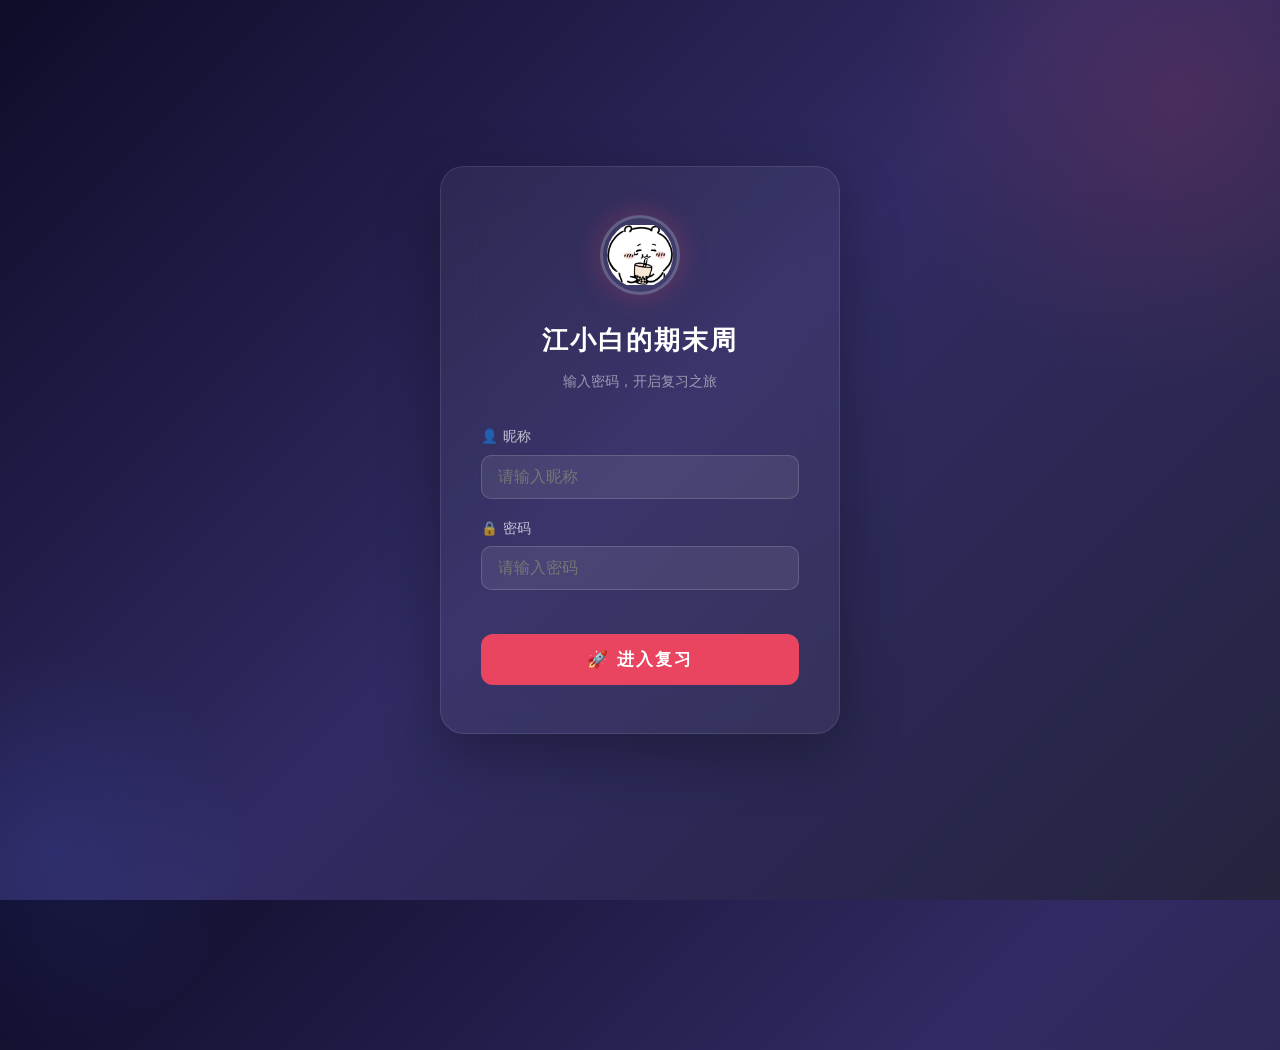
<file: index.html>
<!DOCTYPE html>
<html lang="zh-CN">
<head>
<meta charset="UTF-8">
<meta name="viewport" content="width=device-width, initial-scale=1.0">
<title>江小白的期末周</title>
<link rel="stylesheet" href="css/style.css">
</head>
<body>

<nav class="navbar">
  <a href="index.html" class="logo">
    <img src="img/avatar.jpg" alt="江小白" class="nav-avatar"> 江小白的期末周
  </a>
  <span style="color:rgba(255,255,255,0.6);font-size:0.85em;">期末冲刺，一页通关 ✨</span>
  <button onclick="logout()" style="background:rgba(255,255,255,0.1);color:#fff;border:1px solid rgba(255,255,255,0.2);padding:6px 14px;border-radius:8px;cursor:pointer;font-size:0.8em;">🚪 退出</button>
</nav>

<header class="hero">
  <h1>📖 江小白的期末周</h1>
  <p class="subtitle">知识点全收录 · 一站在手 · 复习不愁</p>
  <div class="badge-row">
    <span class="badge">🌐 Web技术</span>
    <span class="badge">📐 更多科目即将上线</span>
    <span class="badge">📝 课堂PPT精炼</span>
  </div>
</header>

<div class="container">

  <div class="section-title"><span class="dot"></span> 复习科目</div>

  <!-- 列表表头 -->
  <div class="list-header">
    <span>#</span>
    <span>科目</span>
    <span>包含模块</span>
    <span>状态</span>
  </div>

  <!-- 科目列表 -->
  <ul class="subject-list">

    <!-- Web技术 -->
    <a href="web.html" class="subject-item">
      <span class="seq done">01</span>
      <div class="info">
        <h3><span class="icon">🌐</span> Web技术（Java）</h3>
        <div class="desc">HTML · CSS · JavaScript · Servlet · JSP · Vue · 项目思维</div>
      </div>
      <div class="tags">
        <span class="tag">12个课件</span>
        <span class="tag">9大模块</span>
        <span class="tag">⭐重点标注</span>
      </div>
      <div class="action">
        <span class="btn btn-primary">📖 查看考点</span>
      </div>
    </a>

    <!-- 计算机网络 -->
    <a href="network.html" class="subject-item">
      <span class="seq done">02</span>
      <div class="info">
        <h3><span class="icon">💻</span> 计算机网络</h3>
        <div class="desc">概述 · 物理层 · 数据链路层 · 网络层 · 运输层 · 应用层 · 网络安全</div>
      </div>
      <div class="tags">
        <span class="tag">9章课件</span>
        <span class="tag">录音划重点</span>
        <span class="tag">⭐必考标注</span>
      </div>
      <div class="action">
        <span class="btn btn-primary">📖 查看考点</span>
      </div>
    </a>

    <!-- 高等数学 -->
    <div class="subject-item disabled">
      <span class="seq">03</span>
      <div class="info">
        <h3><span class="icon">📐</span> 高等数学</h3>
        <div class="desc">微积分 · 线性代数 · 概率统计</div>
      </div>
      <div class="tags">
        <span class="tag">敬请期待</span>
      </div>
      <div class="action">
        <span class="btn btn-disabled">🚧 即将上线</span>
      </div>
    </div>

    <!-- 大学英语 -->
    <div class="subject-item disabled">
      <span class="seq">04</span>
      <div class="info">
        <h3><span class="icon">📝</span> 大学英语</h3>
        <div class="desc">词汇 · 阅读 · 写作 · 翻译</div>
      </div>
      <div class="tags">
        <span class="tag">敬请期待</span>
      </div>
      <div class="action">
        <span class="btn btn-disabled">🚧 即将上线</span>
      </div>
    </div>

    <!-- 数据结构 -->
    <div class="subject-item disabled">
      <span class="seq">05</span>
      <div class="info">
        <h3><span class="icon">💻</span> 数据结构</h3>
        <div class="desc">链表 · 栈 · 队列 · 树 · 图 · 排序算法</div>
      </div>
      <div class="tags">
        <span class="tag">敬请期待</span>
      </div>
      <div class="action">
        <span class="btn btn-disabled">🚧 即将上线</span>
      </div>
    </div>

  </ul>

</div>

<footer class="footer">
  <p>📋 内容整理自课堂PPT · 仅供复习参考 · 江小白的期末周 © 2026</p>
</footer>

<script src="js/main.js"></script>
</body>
</html>
</file>
<file: css/style.css>
/* ========================================
   江小白的期末周 — 全局样式
   ======================================== */

:root {
  --bg: #f0f2f5;
  --card: #ffffff;
  --text: #333;
  --muted: #888;
  --primary: #1a1a2e;
  --accent: #e94560;
  --accent-light: #ff6b81;
  --blue: #4a6cf7;
  --blue-light: #eef1ff;
  --green: #10b981;
  --green-light: #ecfdf5;
  --orange: #f59e0b;
  --orange-light: #fffbeb;
  --purple: #8b5cf6;
  --border: #e5e7eb;
  --shadow: 0 4px 24px rgba(0,0,0,0.06);
  --shadow-hover: 0 12px 40px rgba(0,0,0,0.12);
  --radius: 16px;
  --radius-sm: 10px;
}

/* ---------- Reset ---------- */
*, *::before, *::after { margin: 0; padding: 0; box-sizing: border-box; }

body {
  font-family: -apple-system, BlinkMacSystemFont, "Microsoft YaHei", "PingFang SC", "Segoe UI", sans-serif;
  background: var(--bg);
  color: var(--text);
  line-height: 1.7;
  min-height: 100vh;
}

a { color: inherit; text-decoration: none; }

/* ---------- 通用导航栏 ---------- */
.navbar {
  background: var(--primary);
  color: #fff;
  padding: 0 40px;
  height: 64px;
  display: flex;
  align-items: center;
  justify-content: space-between;
  position: sticky;
  top: 0;
  z-index: 100;
  box-shadow: 0 2px 16px rgba(0,0,0,0.15);
}
.navbar .logo {
  font-size: 1.3em;
  font-weight: 700;
  letter-spacing: 2px;
  display: flex;
  align-items: center;
  gap: 10px;
}
.navbar .logo .icon { font-size: 1.5em; }
.navbar .nav-avatar {
  width: 32px; height: 32px;
  border-radius: 50%;
  object-fit: contain;
  background: rgba(255,255,255,0.1);
  margin-right: 8px;
  vertical-align: middle;
}
.navbar .back-btn {
  background: rgba(255,255,255,0.12);
  color: #fff;
  border: 1px solid rgba(255,255,255,0.2);
  padding: 8px 18px;
  border-radius: 8px;
  font-size: 0.9em;
  cursor: pointer;
  transition: all 0.25s;
  display: flex;
  align-items: center;
  gap: 6px;
}
.navbar .back-btn:hover { background: rgba(255,255,255,0.2); }

/* ---------- 首页 — Hero ---------- */
.hero {
  text-align: center;
  padding: 60px 20px 40px;
  background: linear-gradient(135deg, #1a1a2e 0%, #16213e 50%, #0f3460 100%);
  color: #fff;
  position: relative;
  overflow: hidden;
}
.hero::before {
  content: '';
  position: absolute;
  top: -60px; right: -60px;
  width: 260px; height: 260px;
  background: rgba(233,68,96,0.15);
  border-radius: 50%;
}
.hero::after {
  content: '';
  position: absolute;
  bottom: -40px; left: -40px;
  width: 180px; height: 180px;
  background: rgba(74,108,247,0.12);
  border-radius: 50%;
}
.hero h1 {
  font-size: 2.8em;
  font-weight: 800;
  letter-spacing: 4px;
  position: relative;
  z-index: 1;
}
.hero .subtitle {
  font-size: 1.15em;
  color: rgba(255,255,255,0.7);
  margin-top: 10px;
  position: relative;
  z-index: 1;
  letter-spacing: 1px;
}
.hero .badge-row {
  margin-top: 20px;
  display: flex;
  justify-content: center;
  gap: 12px;
  flex-wrap: wrap;
  position: relative;
  z-index: 1;
}
.hero .badge {
  background: rgba(255,255,255,0.1);
  border: 1px solid rgba(255,255,255,0.2);
  padding: 6px 16px;
  border-radius: 20px;
  font-size: 0.9em;
  color: rgba(255,255,255,0.85);
  backdrop-filter: blur(4px);
}

/* ---------- 科目列表 ---------- */
.container { max-width: 1000px; margin: 0 auto; padding: 0 24px; }
.section-title {
  font-size: 1.4em;
  font-weight: 700;
  margin: 44px 0 20px;
  display: flex;
  align-items: center;
  gap: 10px;
}
.section-title .dot {
  width: 8px; height: 8px;
  background: var(--accent);
  border-radius: 50%;
}

/* 列表表头 */
.list-header {
  display: grid;
  grid-template-columns: 60px 1fr 200px 120px;
  gap: 16px;
  padding: 14px 20px;
  font-size: 0.85em;
  font-weight: 700;
  color: var(--muted);
  text-transform: uppercase;
  letter-spacing: 0.5px;
  border-bottom: 2px solid var(--border);
}

/* 列表行 */
.subject-list {
  list-style: none;
  margin-bottom: 48px;
}

.subject-item {
  display: grid;
  grid-template-columns: 60px 1fr 200px 120px;
  gap: 16px;
  align-items: center;
  padding: 18px 20px;
  background: var(--card);
  border-bottom: 1px solid var(--border);
  transition: all 0.2s;
  text-decoration: none;
  color: inherit;
}
.subject-item:hover {
  background: #fafbfc;
  box-shadow: inset 3px 0 0 var(--accent);
}
.subject-item.disabled {
  opacity: 0.45;
  pointer-events: none;
  cursor: default;
}
.subject-item.disabled:hover {
  background: var(--card);
  box-shadow: none;
}

.subject-item .seq {
  font-size: 1.2em;
  font-weight: 800;
  color: var(--muted);
}
.subject-item .seq.done { color: var(--green); }

.subject-item .info h3 {
  font-size: 1.05em;
  font-weight: 700;
  margin-bottom: 4px;
  display: flex;
  align-items: center;
  gap: 8px;
}
.subject-item .info h3 .icon { font-size: 1.2em; }
.subject-item .info .desc {
  font-size: 0.84em;
  color: var(--muted);
  line-height: 1.5;
}
.subject-item .tags {
  display: flex;
  flex-wrap: wrap;
  gap: 5px;
}
.subject-item .tag {
  font-size: 0.75em;
  padding: 3px 10px;
  border-radius: 14px;
  background: #f3f4f6;
  color: #666;
  white-space: nowrap;
}
.subject-item .action .btn {
  display: inline-block;
  padding: 8px 18px;
  border-radius: 8px;
  font-size: 0.85em;
  font-weight: 600;
  cursor: pointer;
  border: none;
  transition: all 0.2s;
  white-space: nowrap;
}
.btn-primary {
  background: var(--accent);
  color: #fff;
}
.btn-primary:hover { background: #d63850; }
.btn-disabled {
  background: #e5e7eb;
  color: #999;
  cursor: not-allowed;
}

/* ---------- 页脚 ---------- */
.footer {
  text-align: center;
  padding: 32px;
  color: var(--muted);
  font-size: 0.85em;
  border-top: 1px solid var(--border);
  margin-top: 24px;
}

/* ========== 详情页布局 ========== */
.detail-layout { display: flex; min-height: calc(100vh - 64px); }

/* 侧边栏 */
.sidebar {
  width: 260px;
  background: #fff;
  border-right: 1px solid var(--border);
  padding: 24px 16px;
  position: sticky;
  top: 64px;
  height: calc(100vh - 64px);
  overflow-y: auto;
  flex-shrink: 0;
}
.sidebar h4 {
  font-size: 0.85em;
  text-transform: uppercase;
  letter-spacing: 1px;
  color: var(--muted);
  margin-bottom: 12px;
}
.sidebar a {
  display: block;
  padding: 7px 12px;
  border-radius: 6px;
  font-size: 0.9em;
  color: #555;
  transition: all 0.15s;
  margin-bottom: 2px;
}
.sidebar a:hover, .sidebar a.active {
  background: var(--blue-light);
  color: var(--blue);
  font-weight: 600;
}

/* 正文区 */
.content {
  flex: 1;
  max-width: 900px;
  padding: 40px 48px;
  background: #fff;
  min-height: 100vh;
}
.content h1 {
  font-size: 2em;
  border-bottom: 3px solid var(--accent);
  padding-bottom: 12px;
  margin-bottom: 12px;
}
.content h2 {
  font-size: 1.4em;
  margin: 40px 0 16px;
  padding-bottom: 8px;
  border-bottom: 1px solid var(--border);
}
.content h3 { font-size: 1.15em; margin: 28px 0 10px; color: #0f3460; }
.content h4 { margin: 18px 0 8px; }
.content p { margin: 8px 0; }
.content ul, .content ol { padding-left: 24px; margin: 8px 0; }
.content li { margin: 3px 0; }
.content strong { color: #000; }

/* 表格 */
.content table {
  width: 100%;
  border-collapse: collapse;
  margin: 14px 0 20px;
  font-size: 0.93em;
}
.content th {
  background: #1a1a2e;
  color: #fff;
  padding: 10px 14px;
  text-align: left;
  font-weight: 600;
}
.content td {
  padding: 8px 14px;
  border-bottom: 1px solid var(--border);
}
.content tr:nth-child(even) td { background: #f8f9fa; }

/* 代码 */
.content code {
  background: #f0f0f0;
  padding: 2px 7px;
  border-radius: 3px;
  font-family: "Cascadia Code", "Fira Code", Consolas, monospace;
  font-size: 0.88em;
  color: #d63384;
}
.content pre {
  background: #1e1e2e;
  color: #cdd6f4;
  padding: 18px 22px;
  border-radius: 10px;
  overflow-x: auto;
  margin: 14px 0 22px;
  line-height: 1.6;
  font-size: 0.88em;
}
.content pre code { background: none; padding: 0; color: inherit; }

.content blockquote {
  border-left: 4px solid var(--accent);
  background: #fef5f7;
  padding: 12px 18px;
  margin: 18px 0;
  color: #666;
  font-size: 0.93em;
  border-radius: 0 8px 8px 0;
}

/* 回到顶部 */
.back-top {
  position: fixed;
  bottom: 30px; right: 30px;
  width: 44px; height: 44px;
  background: var(--accent);
  color: #fff;
  border: none;
  border-radius: 50%;
  cursor: pointer;
  font-size: 1.2em;
  box-shadow: 0 4px 14px rgba(233,68,96,0.4);
  z-index: 200;
  display: none;
  align-items: center;
  justify-content: center;
  transition: transform 0.2s;
}
.back-top.show { display: flex; }
.back-top:hover { transform: scale(1.1); }

/* ========== 登录页 ========== */
.login-page {
  min-height: 100vh;
  display: flex;
  align-items: center;
  justify-content: center;
  background: linear-gradient(135deg, #0f0c29, #302b63, #24243e);
  font-family: -apple-system, BlinkMacSystemFont, "Microsoft YaHei", sans-serif;
  overflow: hidden;
  position: relative;
}
.login-page::before {
  content: ''; position: absolute;
  width: 600px; height: 600px;
  background: radial-gradient(circle, rgba(233,68,96,0.15), transparent 70%);
  top: -200px; right: -200px; border-radius: 50%;
}
.login-page::after {
  content: ''; position: absolute;
  width: 400px; height: 400px;
  background: radial-gradient(circle, rgba(74,108,247,0.12), transparent 70%);
  bottom: -150px; left: -150px; border-radius: 50%;
}

.login-card {
  background: rgba(255,255,255,0.05);
  backdrop-filter: blur(20px);
  border: 1px solid rgba(255,255,255,0.1);
  border-radius: 24px;
  padding: 48px 40px;
  width: 400px;
  max-width: 90vw;
  text-align: center;
  position: relative;
  z-index: 1;
  box-shadow: 0 20px 60px rgba(0,0,0,0.3);
}
.login-card .login-icon { font-size: 3em; margin-bottom: 12px; }
.login-card .login-avatar {
  width: 80px; height: 80px;
  border-radius: 50%;
  object-fit: contain;
  background: rgba(255,255,255,0.05);
  padding: 4px;
  border: 3px solid rgba(255,255,255,0.2);
  box-shadow: 0 0 30px rgba(233,68,96,0.3);
  margin-bottom: 16px;
}
.login-card h2 {
  color: #fff;
  font-size: 1.6em;
  margin-bottom: 6px;
  letter-spacing: 2px;
}
.login-card .login-sub {
  color: rgba(255,255,255,0.5);
  font-size: 0.9em;
  margin-bottom: 32px;
}
.login-card .input-group {
  margin-bottom: 18px;
  text-align: left;
}
.login-card .input-group label {
  display: block;
  color: rgba(255,255,255,0.7);
  font-size: 0.85em;
  margin-bottom: 6px;
  letter-spacing: 0.5px;
}
.login-card .input-group input {
  width: 100%;
  padding: 12px 16px;
  background: rgba(255,255,255,0.08);
  border: 1px solid rgba(255,255,255,0.15);
  border-radius: 10px;
  color: #fff;
  font-size: 1em;
  outline: none;
  transition: all 0.3s;
}
.login-card .input-group input:focus {
  border-color: var(--accent);
  background: rgba(255,255,255,0.12);
  box-shadow: 0 0 20px rgba(233,68,96,0.2);
}
.login-card .login-btn {
  width: 100%;
  padding: 14px;
  background: var(--accent);
  color: #fff;
  border: none;
  border-radius: 12px;
  font-size: 1.05em;
  font-weight: 700;
  cursor: pointer;
  letter-spacing: 2px;
  transition: all 0.3s;
  margin-top: 6px;
}
.login-card .login-btn:hover {
  background: #ff6b81;
  transform: translateY(-2px);
  box-shadow: 0 10px 30px rgba(233,68,96,0.4);
}
.login-card .login-btn:disabled {
  opacity: 0.6; cursor: not-allowed; transform: none;
}
.login-card .error-msg {
  color: #ff6b81;
  font-size: 0.85em;
  min-height: 20px;
  margin-top: 6px;
}

/* ========== 全屏电影级过渡动画 ========== */
.cinematic-overlay {
  position: fixed; inset: 0;
  background: radial-gradient(ellipse at center, #1a1040 0%, #0a0820 60%, #000010 100%);
  z-index: 9999;
  display: flex;
  align-items: center;
  justify-content: center;
  overflow: hidden;
}
.cinematic-overlay.fadeout {
  animation: cinemaOut 0.6s ease-in forwards;
}
@keyframes cinemaOut {
  to { opacity: 0; transform: scale(1.05); filter: blur(10px); }
}

/* 星空背景 */
.starfield {
  position: absolute; inset: 0;
  pointer-events: none;
}
.star {
  position: absolute;
  background: #fff;
  border-radius: 50%;
  animation: starTwinkle var(--dur) ease-in-out infinite;
  animation-delay: var(--delay);
}
@keyframes starTwinkle {
  0%,100% { opacity: 0.2; transform: scale(1); }
  50% { opacity: 1; transform: scale(1.8); }
}
.shooting-star {
  position: absolute;
  width: 3px; height: 3px;
  background: #fff;
  border-radius: 50%;
  animation: shoot 2s ease-out infinite;
  animation-delay: var(--delay);
}
.shooting-star::after {
  content: '';
  position: absolute;
  top: 50%; right: 100%;
  width: 60px; height: 1px;
  background: linear-gradient(to left, #fff, transparent);
  transform: translateY(-50%);
}
@keyframes shoot {
  0% { transform: translate(0,0); opacity: 0; }
  10% { opacity: 1; }
  100% { transform: translate(-300px, 200px); opacity: 0; }
}

/* 全屏视频 */
.cinema-video {
  position: absolute; inset: 0;
  width: 100%; height: 100%;
  object-fit: cover;
  z-index: 0;
  opacity: 0.5;
  filter: brightness(0.6);
}

/* 前景居中内容 */
.cinematic-content {
  position: relative; z-index: 1;
  display: flex; flex-direction: column;
  align-items: center; gap: 20px;
  position: relative; z-index: 1;
}

/* 头像光环 */
.cinema-avatar-wrap {
  position: relative;
  animation: avatarEntry 0.8s cubic-bezier(0.175, 0.885, 0.32, 1.275);
}
@keyframes avatarEntry {
  0% { transform: scale(0) rotate(-180deg); opacity: 0; }
  100% { transform: scale(1) rotate(0); opacity: 1; }
}
.avatar-ring {
  position: absolute; inset: -12px;
  border-radius: 50%;
  border: 2px solid transparent;
  border-top-color: var(--accent);
  border-right-color: var(--blue);
  animation: ringSpin 2s linear infinite;
}
@keyframes ringSpin { to { transform: rotate(360deg); } }
.avatar-ring::after {
  content: ''; position: absolute; inset: -6px;
  border-radius: 50%;
  border: 1.5px solid transparent;
  border-bottom-color: rgba(255,255,255,0.4);
  border-left-color: rgba(255,255,255,0.3);
  animation: ringSpin 3s linear infinite reverse;
}
.cinema-avatar {
  width: 100px; height: 100px;
  border-radius: 50%; object-fit: contain;
  background: rgba(255,255,255,0.05);
  padding: 6px;
  border: 3px solid rgba(255,255,255,0.2);
  box-shadow: 0 0 50px rgba(233,68,96,0.5), 0 0 100px rgba(74,108,247,0.25);
}

/* 标题 */
.cinema-title {
  font-size: 3em; font-weight: 900;
  color: #fff;
  letter-spacing: 6px;
  text-shadow: 0 0 60px rgba(255,255,255,0.5), 0 0 120px rgba(233,68,96,0.4);
  animation: titleReveal 1s 0.4s cubic-bezier(0.175, 0.885, 0.32, 1.275) both;
}
@keyframes titleReveal {
  0% { transform: translateY(40px) scale(0.5); opacity: 0; filter: blur(10px); }
  100% { transform: translateY(0) scale(1); opacity: 1; filter: blur(0); }
}
.cinema-sub {
  font-size: 1.1em;
  color: rgba(255,255,255,0.5);
  letter-spacing: 3px;
  animation: titleReveal 1s 0.7s cubic-bezier(0.175, 0.885, 0.32, 1.275) both;
}


/* 底部进度条 */
.cinema-progress {
  width: 200px; height: 3px;
  background: rgba(255,255,255,0.1);
  border-radius: 2px;
  margin-top: 8px;
  overflow: hidden;
}
.cinema-progress-fill {
  height: 100%;
  background: linear-gradient(90deg, var(--accent), var(--blue), var(--accent));
  background-size: 200% 100%;
  border-radius: 2px;
  animation: progressFill 6s ease-in-out forwards, progressShimmer 1.2s linear infinite;
}
@keyframes progressFill {
  from { width: 0; }
  to { width: 100%; }
}
@keyframes progressShimmer {
  from { background-position: 200% 0; }
  to { background-position: -200% 0; }
}

/* 手机适配 */
@media (max-width: 600px) {
  .cinema-avatar { width: 70px; height: 70px; }
  .cinema-title { font-size: 1.6em; letter-spacing: 3px; }
  .cinema-sub { font-size: 0.85em; letter-spacing: 1px; }
  .chiikawa-stage { gap: 16px; }
  .chii-card { width: 56px; height: 56px; }
  .chii-label { font-size: 0.7em; }
}

/* ========== 响应式 ========== */

/* 平板 (768px - 1024px) */
@media (max-width: 1024px) {
  .detail-layout { flex-direction: column; }
  .sidebar {
    position: static;
    width: 100%; height: auto; max-height: 200px;
    display: flex; flex-wrap: wrap; gap: 4px;
    padding: 12px 16px;
    border-right: none;
    border-bottom: 1px solid var(--border);
    overflow-y: auto;
  }
  .sidebar h4 { width: 100%; margin-bottom: 4px; }
  .sidebar a {
    font-size: 0.8em; padding: 4px 10px;
    white-space: nowrap;
  }
  .content { max-width: 100%; padding: 28px 24px; }
  .list-header { display: none; }
  .subject-item {
    grid-template-columns: 40px 1fr 80px;
    gap: 8px; padding: 14px 12px;
  }
  .subject-item .tags { display: none; }
  .hero h1 { font-size: 2.2em; }
  .hero { padding: 40px 16px 30px; }
  .login-card { padding: 36px 28px; }
}

/* 手机 (<768px) */
@media (max-width: 768px) {
  .hero h1 { font-size: 1.6em; letter-spacing: 1px; }
  .hero .subtitle { font-size: 0.9em; }
  .hero { padding: 32px 16px 24px; }
  .hero .badge-row { gap: 6px; }
  .hero .badge { font-size: 0.75em; padding: 4px 10px; }

  .container { padding: 0 12px; }
  .section-title { font-size: 1.1em; margin: 28px 0 14px; }

  .subject-item {
    grid-template-columns: 36px 1fr 64px;
    gap: 6px; padding: 12px 10px;
  }
  .subject-item .seq { font-size: 1em; }
  .subject-item .info h3 { font-size: 0.9em; }
  .subject-item .info .desc { font-size: 0.75em; }
  .subject-item .action .btn { padding: 6px 12px; font-size: 0.75em; }

  .navbar { padding: 0 12px; height: 56px; }
  .navbar .logo { font-size: 1em; letter-spacing: 1px; }
  .navbar .back-btn { padding: 6px 12px; font-size: 0.8em; }

  .sidebar {
    display: flex; max-height: 160px;
    padding: 8px 10px; gap: 2px;
    flex-wrap: wrap;
  }
  .sidebar a { font-size: 0.75em; padding: 3px 8px; border-radius: 4px; }
  .sidebar h4 { font-size: 0.75em; }

  .content {
    padding: 20px 14px;
    font-size: 0.92em;
  }
  .content h1 { font-size: 1.4em; }
  .content h2 { font-size: 1.15em; margin: 24px 0 10px; }
  .content h3 { font-size: 1em; margin: 18px 0 8px; }
  .content h4 { font-size: 0.9em; }
  .content pre { padding: 12px 14px; font-size: 0.8em; border-radius: 6px; }
  .content table { font-size: 0.8em; }
  .content th, .content td { padding: 6px 8px; }
  .content ul, .content ol { padding-left: 18px; }

  /* 表格横向滚动 */
  .content table {
    display: block; overflow-x: auto;
    -webkit-overflow-scrolling: touch;
  }

  .exercises-section { padding: 0; }
  .exercises-section h3 { font-size: 1em; }
  .exercises-section h4 { font-size: 0.85em; }

  .login-card { padding: 28px 20px; width: 95vw; }
  .login-card h2 { font-size: 1.3em; }
  .login-card .login-icon { font-size: 2.2em; }
  .login-overlay .welcome-text { font-size: 1.8em; letter-spacing: 2px; }

  .back-top { bottom: 16px; right: 16px; width: 38px; height: 38px; font-size: 1em; }
  .footer { padding: 20px; font-size: 0.75em; }
}
</file>
